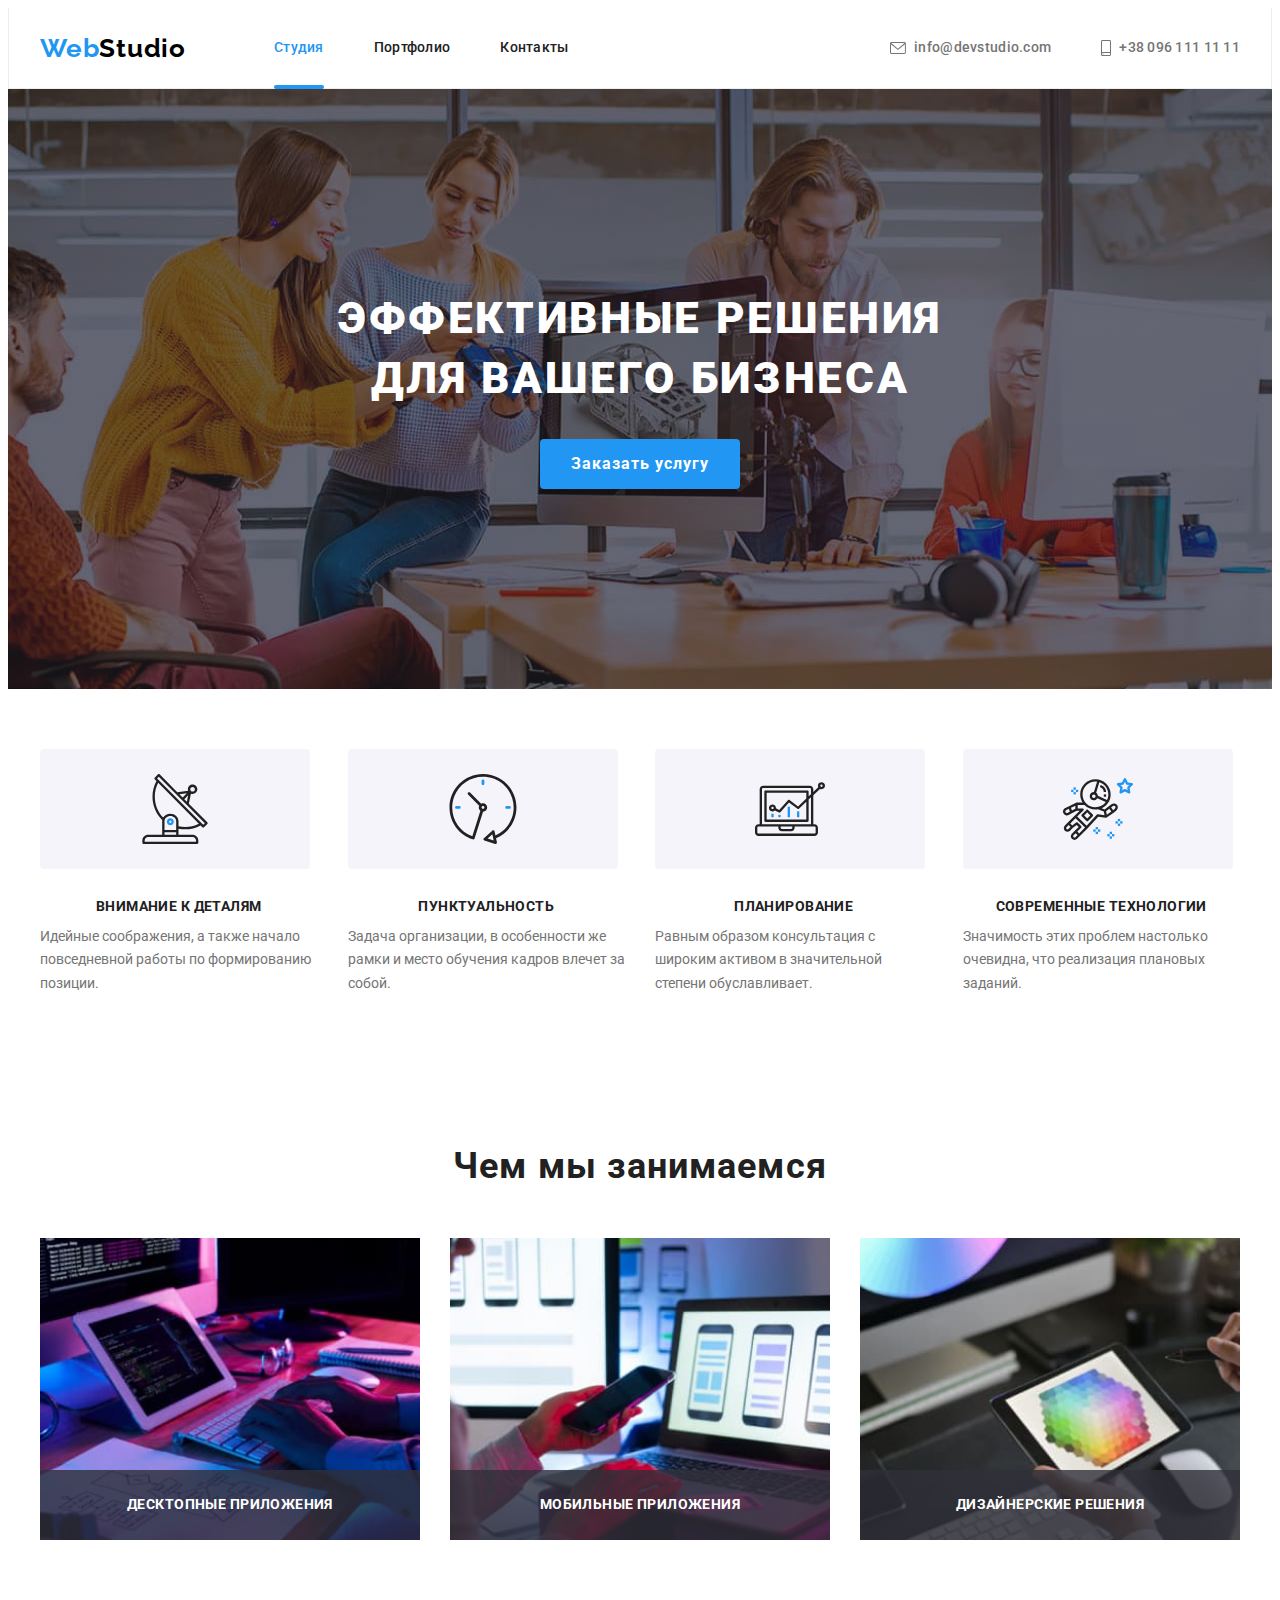
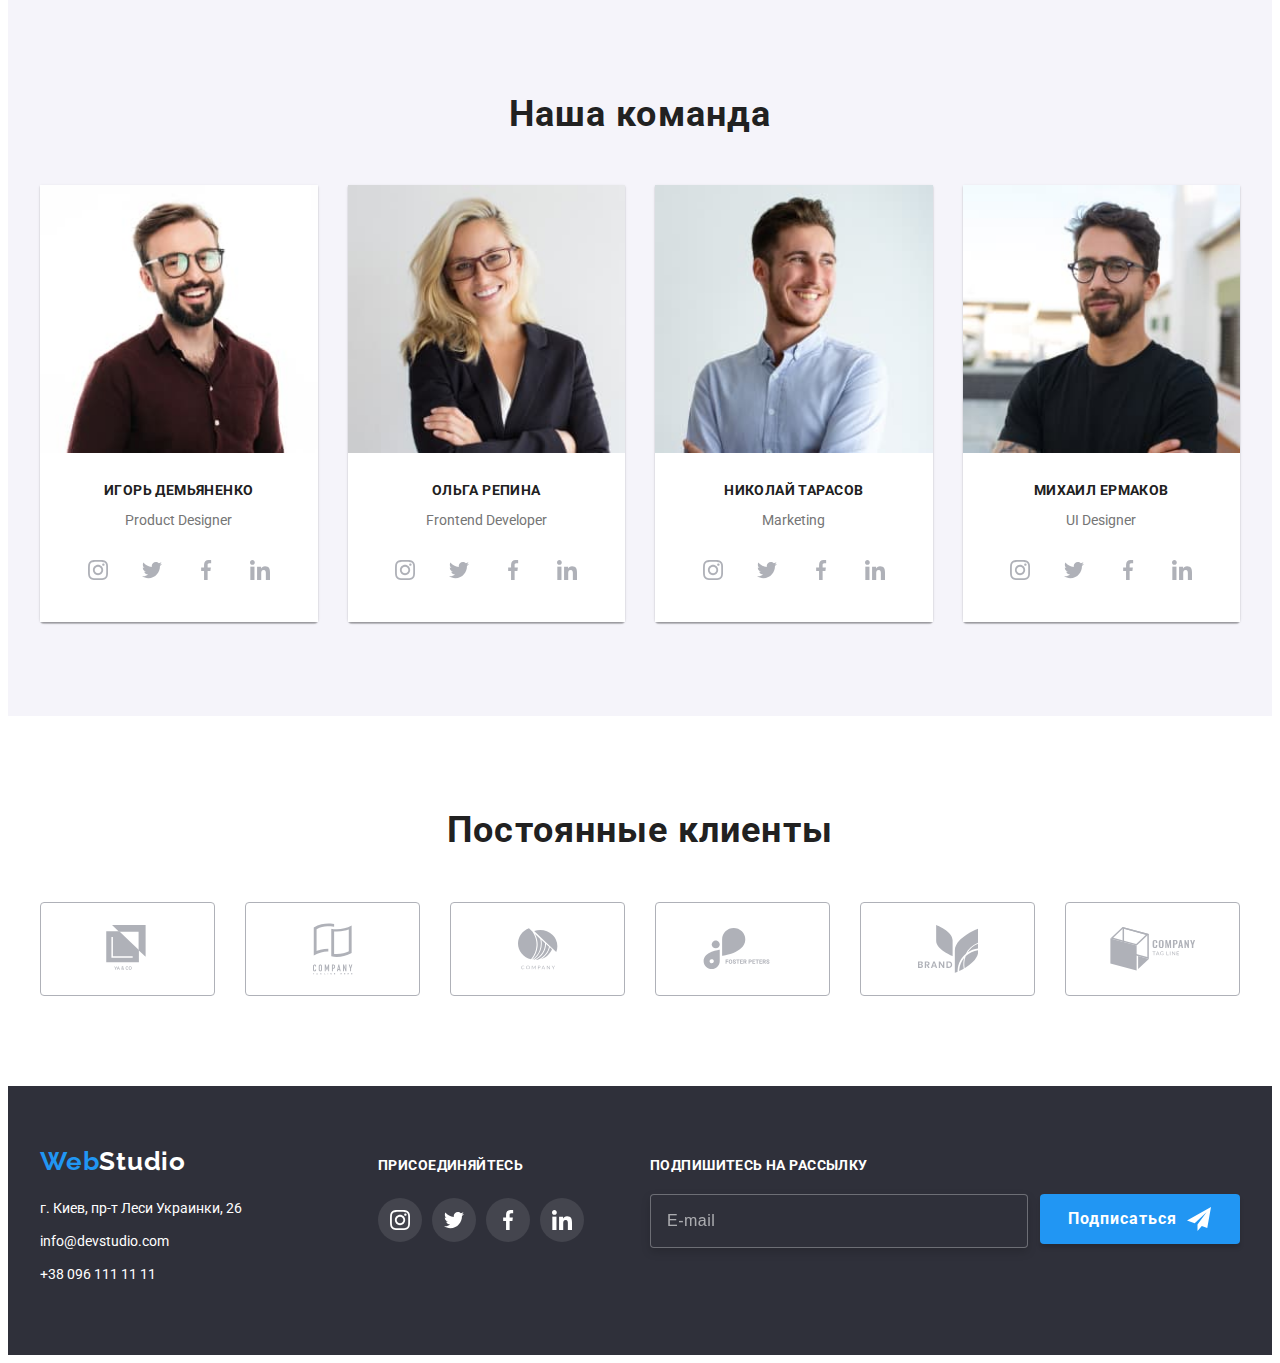
<file: index.html>
<!DOCTYPE html>
<html lang="ru">
  <head>
    <!-- Google Tag Manager -->
    <script>
      (function (w, d, s, l, i) {
        w[l] = w[l] || [];
        w[l].push({ 'gtm.start': new Date().getTime(), event: 'gtm.js' });
        var f = d.getElementsByTagName(s)[0],
          j = d.createElement(s),
          dl = l != 'dataLayer' ? '&l=' + l : '';
        j.async = true;
        j.src = 'https://www.googletagmanager.com/gtm.js?id=' + i + dl;
        f.parentNode.insertBefore(j, f);
      })(window, document, 'script', 'dataLayer', 'GTM-WS4K5PV5');
    </script>
    <!-- End Google Tag Manager -->
    <meta charset="UTF-8" />
    <meta http-equiv="X-UA-Compatible" content="IE=edge" />
    <meta name="viewport" content="width=device-width, initial-scale=1.0" />
    <title>ВебСтудио</title>
    <link rel="preconnect" href="https://fonts.gstatic.com" />
    <link
      href="https://fonts.googleapis.com/css2?family=Raleway:wght@700&family=Roboto:wght@400;500;700;900&display=swap"
      rel="stylesheet"
    />
    <link
      rel="stylesheet"
      href="https://cdnjs.cloudflare.com/ajax/libs/modern-normalize/1.0.0/modern-normalize.min.css"
      integrity="sha512-ISS7cAi1PEhQ8jnbJpJZMd29NlhNj4AWYyLOSp2CE/CsHxTCu+r+t0D2yoJudVrd0/8fTVPUVDzY5Tvli75u/g=="
      crossorigin="anonymous"
    />
    <link
      rel="stylesheet"
      href="https://cdnjs.cloudflare.com/ajax/libs/animate.css/4.1.1/animate.min.css"
    />
    <link rel="stylesheet" href="./css/main.min.css" />
  </head>
  <body>
    <!-- Google Tag Manager (noscript) -->
    <noscript
      ><iframe
        src="https://www.googletagmanager.com/ns.html?id=GTM-WS4K5PV5"
        height="0"
        width="0"
        style="display: none; visibility: hidden"
      ></iframe
    ></noscript>
    <!-- End Google Tag Manager (noscript) -->
    <header class="header">
      <div class="container header__container">
        <a class="logo link" href=""
          >Web<span class="logo_theme_dark logo">Studio</span></a
        >
        <nav class="nav">
          <ul class="menu list">
            <li class="menu__item">
              <a class="menu__link link menu__link_current" href="">Студия</a>
            </li>
            <li class="menu__item">
              <a class="menu__link link" href="./portfolio.html">Портфолио</a>
            </li>
            <li class="menu__item">
              <a class="menu__link link" href="">Контакты</a>
            </li>
          </ul>
        </nav>

        <button type="button" class="burger-btn" data-menu-button>
          <svg class="burger-icon" width="40" height="40">
            <use href="./images/sprite.svg#icon-burger"></use>
          </svg>
        </button>

        <ul class="contact-list list">
          <li class="contact-list__item">
            <a class="contact-list__link link" href="mailto:info@devstudio.com">
              <svg class="contact-list__icon-envelop" width="16" height="12">
                <use href="./images/sprite.svg#icon-envelope"></use>
              </svg>
              info@devstudio.com
            </a>
          </li>

          <li class="contact-list__item">
            <a class="contact-list__link link" href="tel:+380961111111">
              <svg class="contact-list__icon-smartphone" width="10" height="16">
                <use href="./images/sprite.svg#icon-smartphone"></use>
              </svg>
              +38 096 111 11 11
            </a>
          </li>
        </ul>
      </div>

      <!-- ===========MOBILE MENU=============== -->

      <div class="mobile-menu" data-menu>
        <button type="button" class="mobile-menu__close-btn" data-menu-close>
          <svg class="modal-menu__close-icon" width="40" height="40">
            <use href="./images/sprite.svg#icon-close-black"></use>
          </svg>
        </button>
        <nav class="mobile-menu__nav">
          <ul class="mobile-menu__list list">
            <li class="mobile-menu__item">
              <a
                class="mobile-menu__link link mobile-menu__link_current"
                href=""
                >Студия</a
              >
            </li>
            <li class="mobile-menu__item">
              <a class="mobile-menu__link link" href="./portfolio.html"
                >Портфолио</a
              >
            </li>
            <li class="mobile-menu__item">
              <a class="mobile-menu__link link" href="">Контакты</a>
            </li>
          </ul>
        </nav>

        <div class="mobile-menu__wrapper">
          <ul class="mobile-menu__contact-list list">
            <li class="mobile-menu__contact-item">
              <a class="mobile-menu__link-tel link" href="tel:+380961111111">
                +38 096 111 11 11</a
              >
            </li>
            <li class="mobile-menu__contact-item">
              <a
                class="mobile-menu__link-email link"
                href="mailto:info@devstudio.com"
              >
                info@devstudio.com</a
              >
            </li>
          </ul>

          <ul class="mobile-menu__social-list list">
            <li class="mobile-menu__social-item">
              <a href="" class="mobile-menu__social-link link">Instagram</a>
            </li>
            <li class="mobile-menu__social-item">
              <a href="" class="mobile-menu__social-link link">Twitter</a>
            </li>
            <li class="mobile-menu__social-item">
              <a href="" class="mobile-menu__social-link link">Facebook</a>
            </li>
            <li class="mobile-menu__social-item">
              <a href="" class="mobile-menu__social-link link">LinkedIn</a>
            </li>
          </ul>
        </div>
      </div>
    </header>
    <main>
      <!-- section hero -->

      <section class="hero">
        <!-- <div class="container"> -->

        <h1 class="hero__title">Эффективные решения для вашего бизнеса</h1>
        <button class="modal-btn" type="button" data-modal-open>
          Заказать услугу
        </button>

        <!-- </div> -->
      </section>

      <!-- Advanteges list -->

      <section class="section advantages">
        <div class="container">
          <h2 class="title visually-hidden">Advantages</h2>

          <ul class="advantages-list list">
            <li class="advantages-list__item">
              <div class="icon-wrapper">
                <svg class="icon-wrapper__item" width="70" height="70">
                  <use href="./images/sprite.svg#icon-antenna"></use>
                </svg>
              </div>
              <h3 class="title-item">Внимание к деталям</h3>
              <p class="description">
                Идейные соображения, а также начало повседневной работы по
                формированию позиции.
              </p>
            </li>
            <li class="advantages-list__item">
              <div class="icon-wrapper">
                <svg class="icon-wrapper__item" width="70" height="70">
                  <use href="./images/sprite.svg#icon-clock"></use>
                </svg>
              </div>
              <h3 class="title-item">Пунктуальность</h3>
              <p class="description">
                Задача организации, в особенности же рамки и место обучения
                кадров влечет за собой.
              </p>
            </li>
            <li class="advantages-list__item">
              <div class="icon-wrapper">
                <svg class="icon-wrapper__item" width="70" height="70">
                  <use href="./images/sprite.svg#icon-diagram"></use>
                </svg>
              </div>
              <h3 class="title-item">Планирование</h3>
              <p class="description">
                Равным образом консультация с широким активом в значительной
                степени обуславливает.
              </p>
            </li>
            <li class="advantages-list__item">
              <div class="icon-wrapper">
                <svg class="icon-wrapper__item" width="70" height="70">
                  <use href="./images/sprite.svg#icon-astronaut"></use>
                </svg>
              </div>
              <h3 class="title-item">Современные технологии</h3>
              <p class="description">
                Значимость этих проблем настолько очевидна, что реализация
                плановых заданий.
              </p>
            </li>
          </ul>
        </div>
      </section>

      <!-- about us -->

      <section class="section product">
        <div class="container">
          <h2 class="title">Чем мы занимаемся</h2>
          <ul class="product-list list">
            <li class="product-list__item">
              <picture>
                <source
                  srcset="
                    ./images/desktop/our-job/our-job-1.jpg    1x,
                    ./images/desktop/our-job/our-job-1@2x.jpg 2x
                  "
                  media="(min-width: 1200px)"
                />

                <img
                  class="product-list__img"
                  src="./images/working-on-laptops/laptop-transformer.jpg"
                  alt="Ноутбук-трансформер"
                />
              </picture>
              <div class="overlay-wrapper">
                <p class="overlay-desc">Десктопные приложения</p>
              </div>
            </li>
            <li class="product-list__item">
              <picture>
                <source
                  srcset="
                    ./images/desktop/our-job/our-job-2.jpg    1x,
                    ./images/desktop/our-job/our-job-2@2x.jpg 2x
                  "
                  media="(min-width: 1200px)"
                />

                <img
                  class="product-list__img"
                  src="./images/working-on-laptops/laptop-and-cell.jpg"
                  alt="Ноутбук и мобильный телефон"
                />
              </picture>

              <div class="overlay-wrapper">
                <p class="overlay-desc">Мобильные приложения</p>
              </div>
            </li>
            <li class="product-list__item">
              <picture>
                <source
                  srcset="
                    ./images/desktop/our-job/our-job-3.jpg    1x,
                    ./images/desktop/our-job/our-job-3@2x.jpg 2x
                  "
                  media="(min-width: 1200px)"
                />

                <img
                  class="product-list__img"
                  src="./images/working-on-laptops/tablet.jpg"
                  alt="Планшет"
                />
              </picture>

              <div class="overlay-wrapper">
                <p class="overlay-desc">Дизайнерские решения</p>
              </div>
            </li>
          </ul>
        </div>
      </section>

      <!-- Team members -->

      <section class="team-members section">
        <div class="container">
          <h2 class="title">Наша команда</h2>
          <ul class="member-list list">
            <li class="member-list__item">
              <picture class="picture">
                <source
                  srcset="
                    ./images/desktop/studio/team-member-1.jpg    1x,
                    ./images/desktop/studio/team-member-1@2x.jpg 2x
                  "
                  media="(min-width: 1200px)"
                />

                <source
                  srcset="
                    ./images/tablet/studio/team-member1.jpg    1x,
                    ./images/tablet/studio/team-member1@2x.jpg 2x
                  "
                  media="(min-width: 768px)"
                />

                <source
                  srcset="
                    ./images/mobile/studio/team-member1.jpg    1x,
                    ./images/mobile/studio/team-member1@2x.jpg 2x
                  "
                  media="(min-width: 320px)"
                />

                <img
                  class="member-list__img"
                  src="./images/mobile/studio/team-member1.jpg"
                  alt="Продакт дизайнер"
                />
              </picture>

              <div class="member-wrapper">
                <h3 class="title-item">Игорь Демьяненко</h3>
                <p class="description" lang="en">Product Designer</p>
                <ul class="social-list list">
                  <li class="social-list__item">
                    <a class="social-list__link link" href="">
                      <svg class="social-list__icon" width="20" height="20">
                        <use href="./images/sprite.svg#icon-instagram"></use>
                      </svg>
                    </a>
                  </li>
                  <li class="social-list__item">
                    <a href="" class="social-list__link link">
                      <svg class="social-list__icon" width="20" height="20">
                        <use href="./images/sprite.svg#icon-twitter"></use>
                      </svg>
                    </a>
                  </li>
                  <li class="social-list__item">
                    <a href="" class="social-list__link link">
                      <svg class="social-list__icon" width="20" height="20">
                        <use href="./images/sprite.svg#icon-facebook"></use>
                      </svg>
                    </a>
                  </li>
                  <li class="social-list__item">
                    <a href="" class="social-list__link link">
                      <svg class="social-list__icon" width="20" height="20">
                        <use href="./images/sprite.svg#icon-linkedin"></use>
                      </svg>
                    </a>
                  </li>
                </ul>
              </div>
            </li>
            <li class="member-list__item">
              <picture class="member-list__picture">
                <source
                  srcset="
                    ./images/desktop/studio/team-member-2.jpg    1x,
                    ./images/desktop/studio/team-member-2@2x.jpg 2x
                  "
                  media="(min-width: 1200px)"
                />

                <source
                  srcset="
                    ./images/tablet/studio/team-member2.jpg    1x,
                    ./images/tablet/studio/team-member2@2x.jpg 2x
                  "
                  media="(min-width: 768px)"
                />

                <source
                  srcset="
                    ./images/mobile/studio/team-member2.jpg    1x,
                    ./images/mobile/studio/team-member2@2x.jpg 2x
                  "
                  media="(min-width: 320px)"
                />

                <img
                  class="member-list__img"
                  src="./images/mobile/studio/team-member2.jpg"
                  alt="Фронтенд разработчик"
                />
              </picture>

              <div class="member-wrapper">
                <h3 class="title-item">Ольга Репина</h3>
                <p class="description" lang="en">Frontend Developer</p>
                <ul class="social-list list">
                  <li class="social-list__item">
                    <a href="" class="social-list__link link">
                      <svg class="social-list__icon" width="20" height="20">
                        <use href="./images/sprite.svg#icon-instagram"></use>
                      </svg>
                    </a>
                  </li>
                  <li class="social-list__item">
                    <a href="" class="social-list__link link">
                      <svg class="social-list__icon" width="20" height="20">
                        <use href="./images/sprite.svg#icon-twitter"></use>
                      </svg>
                    </a>
                  </li>
                  <li class="social-list__item">
                    <a href="" class="social-list__link link">
                      <svg class="social-list__icon" width="20" height="20">
                        <use href="./images/sprite.svg#icon-facebook"></use>
                      </svg>
                    </a>
                  </li>
                  <li class="social-list__item">
                    <a href="" class="social-list__link link">
                      <svg class="social-list__icon" width="20" height="20">
                        <use href="./images/sprite.svg#icon-linkedin"></use>
                      </svg>
                    </a>
                  </li>
                </ul>
              </div>
            </li>
            <li class="member-list__item">
              <picture class="member-list__picture">
                <source
                  srcset="
                    ./images/desktop/studio/team-member-3.jpg    1x,
                    ./images/desktop/studio/team-member-3@2x.jpg 2x
                  "
                  media="(min-width: 1200px)"
                />

                <source
                  srcset="
                    ./images/tablet/studio/team-member3.jpg    1x,
                    ./images/tablet/studio/team-member3@2x.jpg 2x
                  "
                  media="(min-width: 768px)"
                />

                <source
                  srcset="
                    ./images/mobile/studio/team-member3.jpg    1x,
                    ./images/mobile/studio/team-member3@2x.jpg 2x
                  "
                  media="(min-width: 320px)"
                />

                <img
                  class="member-list__img"
                  src="./images/mobile/studio/team-member3.jpg"
                  alt="Маркетинг"
                />
              </picture>

              <div class="member-wrapper">
                <h3 class="title-item">Николай Тарасов</h3>
                <p class="description">Marketing</p>
                <ul class="social-list list">
                  <li class="social-list__item">
                    <a href="" class="social-list__link link">
                      <svg class="social-list__icon" width="20" height="20">
                        <use href="./images/sprite.svg#icon-instagram"></use>
                      </svg>
                    </a>
                  </li>
                  <li class="social-list__item">
                    <a href="" class="social-list__link link">
                      <svg class="social-list__icon" width="20" height="20">
                        <use href="./images/sprite.svg#icon-twitter"></use>
                      </svg>
                    </a>
                  </li>
                  <li class="social-list__item">
                    <a href="" class="social-list__link link">
                      <svg class="social-list__icon" width="20" height="20">
                        <use href="./images/sprite.svg#icon-facebook"></use>
                      </svg>
                    </a>
                  </li>
                  <li class="social-list__item">
                    <a href="" class="social-list__link link">
                      <svg class="social-list__icon" width="20" height="20">
                        <use href="./images/sprite.svg#icon-linkedin"></use>
                      </svg>
                    </a>
                  </li>
                </ul>
              </div>
            </li>
            <li class="member-list__item">
              <picture class="member-list__picture">
                <source
                  srcset="
                    ./images/desktop/studio/team-member-4.jpg    1x,
                    ./images/desktop/studio/team-member-4@2x.jpg 2x
                  "
                  media="(min-width: 1200px)"
                />

                <source
                  srcset="
                    ./images/tablet/studio/team-member4.jpg    1x,
                    ./images/tablet/studio/team-member4@2x.jpg 2x
                  "
                  media="(min-width: 768px)"
                />

                <source
                  srcset="
                    ./images/mobile/studio/team-member4.jpg    1x,
                    ./images/mobile/studio/team-member4@2x.jpg 2x
                  "
                  media="(min-width: 320px)"
                />

                <img
                  class="member-list__img"
                  src="./images/mobile/studio/team-member4.jpg"
                  alt="Дизайнер интерфейса"
                />
              </picture>

              <div class="member-wrapper">
                <h3 class="title-item">Михаил Ермаков</h3>
                <p class="description" lang="en">UI Designer</p>
                <ul class="social-list list">
                  <li class="social-list__item">
                    <a href="" class="social-list__link link">
                      <svg class="social-list__icon" width="20" height="20">
                        <use href="./images/sprite.svg#icon-instagram"></use>
                      </svg>
                    </a>
                  </li>
                  <li class="social-list__item">
                    <a href="" class="social-list__link link">
                      <svg class="social-list__icon" width="20" height="20">
                        <use href="./images/sprite.svg#icon-twitter"></use>
                      </svg>
                    </a>
                  </li>
                  <li class="social-list__item">
                    <a href="" class="social-list__link link">
                      <svg class="social-list__icon" width="20" height="20">
                        <use href="./images/sprite.svg#icon-facebook"></use>
                      </svg>
                    </a>
                  </li>
                  <li class="social-list__item">
                    <a href="" class="social-list__link link">
                      <svg class="social-list__icon" width="20" height="20">
                        <use href="./images/sprite.svg#icon-linkedin"></use>
                      </svg>
                    </a>
                  </li>
                </ul>
              </div>
            </li>
          </ul>
        </div>
      </section>

      <!-- Clients -->

      <section class="clients section">
        <div class="container">
          <h2 class="title">Постоянные клиенты</h2>
          <ul class="client-list list">
            <li class="client-list__item">
              <a href="" class="client-list__link link">
                <svg class="client-list__icon" width="44" height="48">
                  <use href="./images/sprite.svg#icon-logo1"></use>
                </svg>
              </a>
            </li>
            <li class="client-list__item">
              <a href="" class="client-list__link link">
                <svg class="client-list__icon" width="40" height="52">
                  <use href="./images/sprite.svg#icon-logo2"></use>
                </svg>
              </a>
            </li>
            <li class="client-list__item">
              <a href="" class="client-list__link link">
                <svg class="client-list__icon" width="40" height="42">
                  <use href="./images/sprite.svg#icon-logo3"></use>
                </svg>
              </a>
            </li>
            <li class="client-list__item">
              <a href="" class="client-list__link link">
                <svg class="client-list__icon" width="80" height="42">
                  <use href="./images/sprite.svg#icon-logo4"></use>
                </svg>
              </a>
            </li>
            <li class="client-list__item">
              <a href="" class="client-list__link link">
                <svg class="client-list__icon" width="60" height="48">
                  <use href="./images/sprite.svg#icon-logo5"></use>
                </svg>
              </a>
            </li>
            <li class="client-list__item">
              <a href="" class="client-list__link link">
                <svg class="client-list__icon" width="88" height="44">
                  <use href="./images/sprite.svg#icon-logo6"></use>
                </svg>
              </a>
            </li>
          </ul>
        </div>
      </section>
    </main>

    <!-- FOOTER   контактная инфо -->

    <footer class="footer">
      <div class="container footer__container">
        <div class="address-wrapper">
          <a class="logo link" href=""
            >Web<span class="logo_theme_light logo">Studio</span></a
          >

          <address class="footer-contacts">
            <a class="footer-contacts__address link" href="">
              г. Киев, пр-т Леси Украинки, 26
            </a>

            <a
              class="footer-contacts__mail link"
              href="mailto:info@devstudio.com"
              >info@devstudio.com</a
            >

            <a class="footer-contacts__tel link" href="tel:+380961111111"
              >+38 096 111 11 11</a
            >
          </address>
        </div>
        <div class="join-wrapper">
          <b class="join"> Присоединяйтесь </b>
          <ul class="social-dark-list list">
            <li class="social-dark-list__item">
              <a href="" class="social-dark-list__link">
                <svg class="social-dark-list__icon" width="20" height="20">
                  <use href="./images/sprite.svg#icon-instagram"></use>
                </svg>
              </a>
            </li>
            <li class="social-dark-list__item">
              <a href="" class="social-dark-list__link">
                <svg class="social-dark-list__icon" width="20" height="20">
                  <use href="./images/sprite.svg#icon-twitter"></use>
                </svg>
              </a>
            </li>
            <li class="social-dark-list__item">
              <a href="" class="social-dark-list__link">
                <svg class="social-dark-list__icon" width="20" height="20">
                  <use href="./images/sprite.svg#icon-facebook"></use>
                </svg>
              </a>
            </li>
            <li class="social-dark-list__item">
              <a href="" class="social-dark-list__link">
                <svg class="social-dark-list__icon" width="20" height="20">
                  <use href="./images/sprite.svg#icon-linkedin"></use>
                </svg>
              </a>
            </li>
          </ul>
        </div>
        <form class="sign-form" autocomplete="off">
          <b class="sign-form__title">Подпишитесь на рассылку</b>
          <div class="sign-form__wrapper">
            <label class="sign-form__field">
              <input
                type="email"
                name="user-email"
                placeholder="E-mail"
                class="sign-form__input"
              />
            </label>
            <label class="sign-form__field">
              <button type="submit" class="sign-form__btn">
                Подписаться
                <svg class="sign-form__icon" width="24px" height="24px">
                  <use href="./images/sprite.svg#icon-send"></use>
                </svg>
              </button>
            </label>
          </div>
        </form>
      </div>
    </footer>

    <div class="backdrop is-hidden" data-modal>
      <div class="modal">
        <button type="button" class="modal__close-btn" data-modal-close>
          <svg class="modal__icon-close-black" width="18" height="18">
            <use href="./images/sprite.svg#icon-close-black"></use>
          </svg>
        </button>
        <form action="#" class="modal-form">
          <b class="modal-form__title"
            >Оставьте свои данные, мы вам перезвоним</b
          >
          <label class="modal-form__field">
            Имя
            <span class="modal-form__input-wrapper">
              <input
                type="text"
                name="user-name"
                class="modal-form__input"
                required
                minlength="2"
              />

              <svg class="modal-form__icon" width="18" height="18">
                <use href="./images/sprite.svg#icon-person-black"></use>
              </svg>
            </span>
          </label>

          <label class="modal-form__field">
            Телефон
            <span class="modal-form__input-wrapper">
              <input
                type="tel"
                name="user-phone"
                class="modal-form__input"
                required
                pattern="[0-9]{3}-[0-9]{3}-[0-9]{2}-[0-9]{2}"
                title="096-111-11-11"
              />

              <svg class="modal-form__icon" width="18" height="18">
                <use href="./images/sprite.svg#icon-phone-black"></use>
              </svg>
            </span>
          </label>

          <label class="modal-form__field">
            Почта
            <span class="modal-form__input-wrapper">
              <input
                type="email"
                name="user-email"
                class="modal-form__input"
                required
              />

              <svg class="modal-form__icon" width="18" height="18">
                <use href="./images/sprite.svg#icon-email-black"></use>
              </svg>
            </span>
          </label>
          <label class="modal-form__field">
            Комментарий
            <textarea
              class="modal-form__comment"
              name="user-comment"
              placeholder="Введите текст"
            ></textarea>
          </label>

          <input
            type="checkbox"
            id="user-term"
            name="user-term"
            class="modal-form__term visually-hidden"
          />

          <label for="user-term" class="modal-form__check-desc">
            <span class="checkbox-text-and-link">
              Соглашаюсь с рассылкой и принимаю&nbsp;
              <a href="" class="modal-form__link">Условия договора </a>
            </span>
          </label>

          <button type="submit" class="modal-form__btn">Отправить</button>
        </form>
      </div>
    </div>
    <script src="./js/modal.js"></script>
    <script src="./js/mobile-menu.js"></script>
  </body>
</html>
</file>
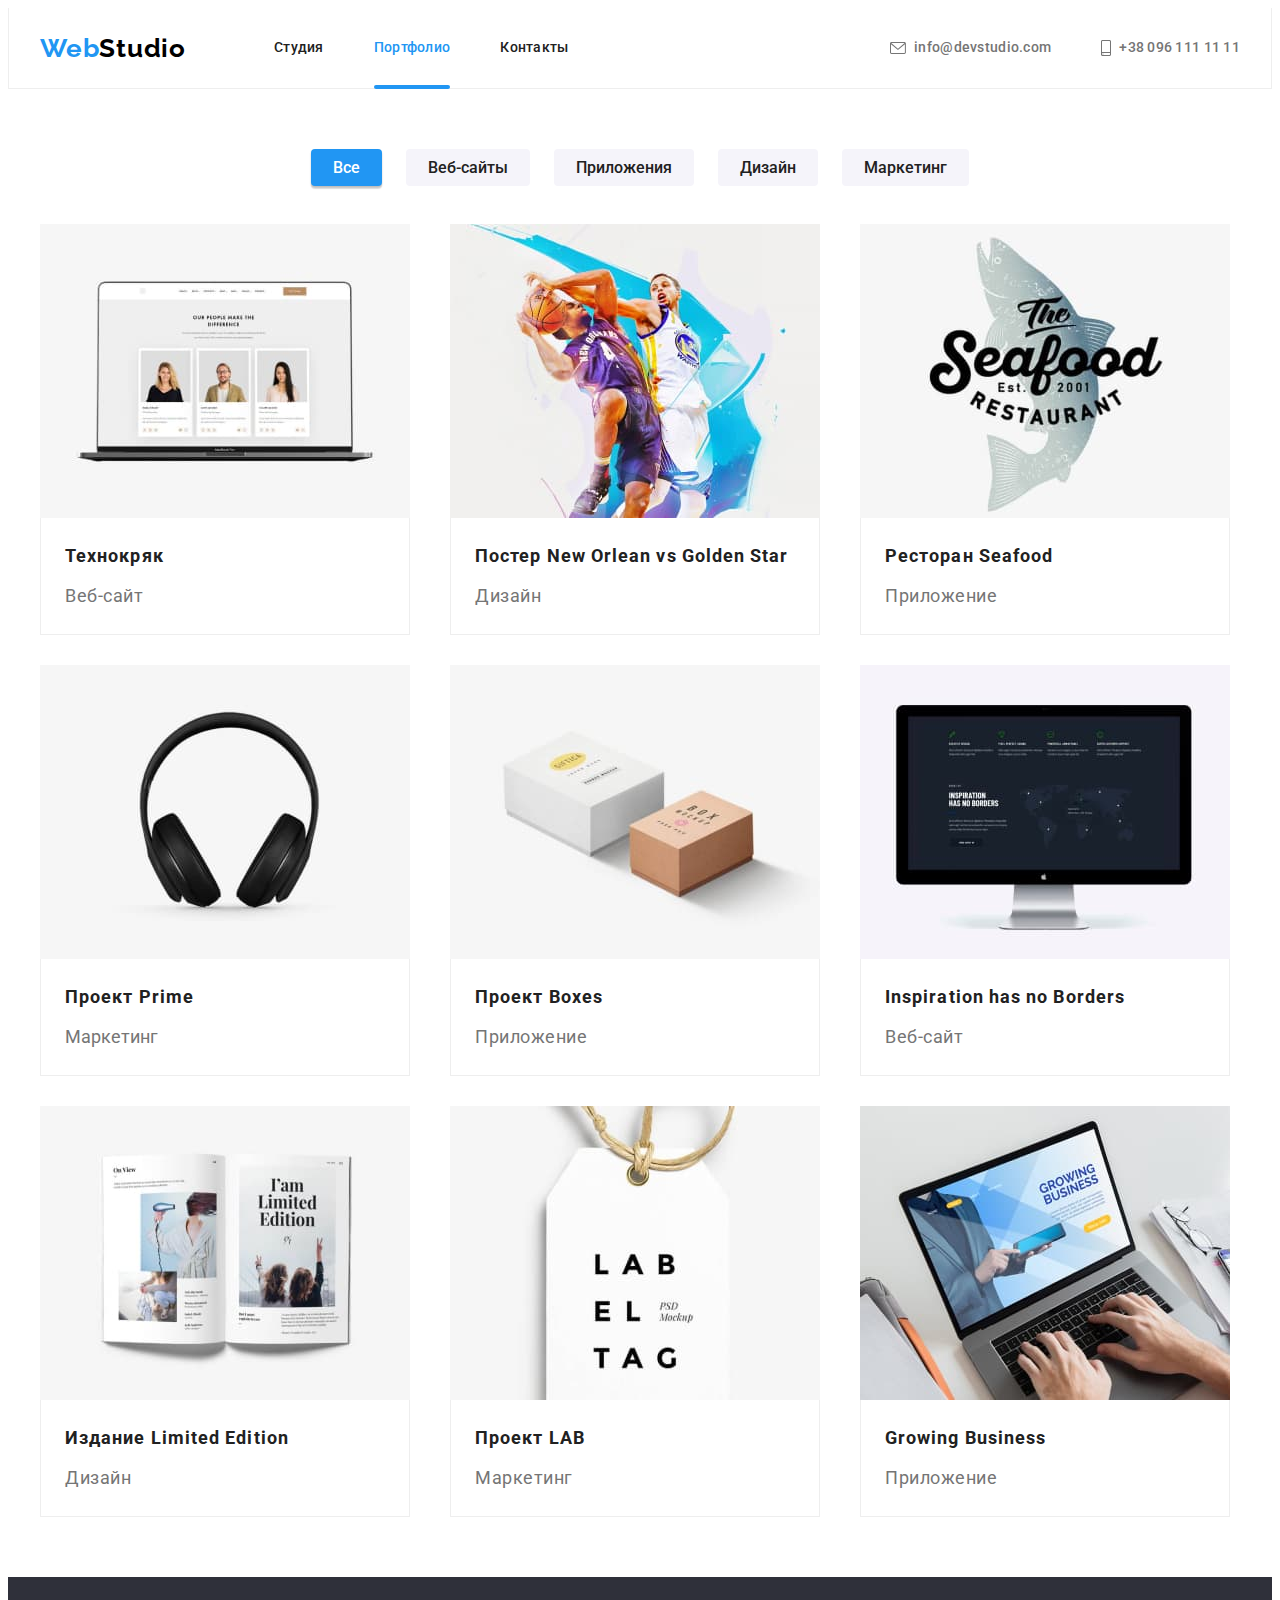
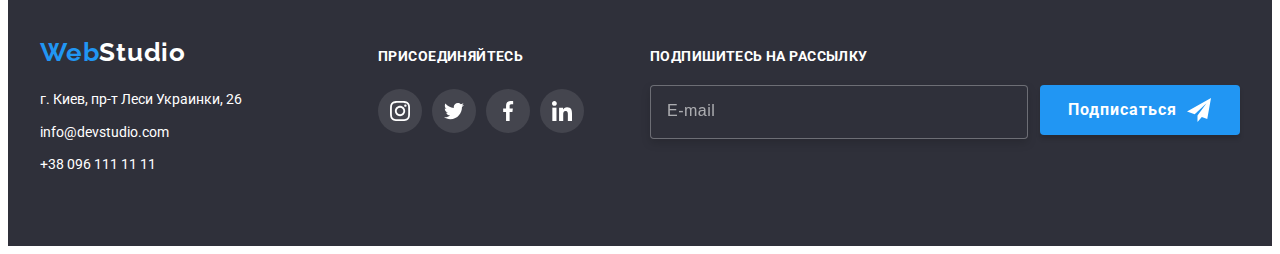
<file: portfolio.html>
<!DOCTYPE html>
<html lang="ru">

<head>
    <meta charset="UTF-8">
    <meta http-equiv="X-UA-Compatible" content="IE=edge">
    <meta name="viewport" content="width=device-width, initial-scale=1.0">
    <title>ВебСтудио</title>
    <link rel="preconnect" href="https://fonts.gstatic.com">
    <link
        href="https://fonts.googleapis.com/css2?family=Raleway:wght@700&family=Roboto:wght@400;500;700;900&display=swap"
        rel="stylesheet">
    <link rel="stylesheet" href="https://cdnjs.cloudflare.com/ajax/libs/modern-normalize/1.0.0/modern-normalize.min.css"
        integrity="sha512-ISS7cAi1PEhQ8jnbJpJZMd29NlhNj4AWYyLOSp2CE/CsHxTCu+r+t0D2yoJudVrd0/8fTVPUVDzY5Tvli75u/g=="
        crossorigin="anonymous" />
        <link rel="stylesheet" href="https://cdnjs.cloudflare.com/ajax/libs/animate.css/4.1.1/animate.min.css" />
    <link rel="stylesheet" href="./css/portfolio.min.css">
</head>

<body>

    <!-- Основные навигационные ссылки -->

    <header class="header">
        <div class="container header__container">

            <a class="logo link" href="">Web<span class="logo_theme_dark logo">Studio</span></a>
           
            <nav class="nav">
    
               
                <ul class="menu list">
                    <li class="menu__item">
                        <a class="menu__link link" href="./index.html">Студия</a>
                    </li>
                    <li class="menu__item">
                        <a class="menu__link link menu__link_current" href="./portfolio.html">Портфолио</a>
                    </li>
                    <li class="menu__item">
                        <a class="menu__link link" href="">Контакты</a>
                    </li>
                </ul>
            </nav>

                <button type="button" class="burger-btn" data-menu-button>
                    <svg class="burger-icon" width="40" height="40">
                        <use href="./images/sprite.svg#icon-burger"></use>
                    </svg>
                </button>
    
            <ul class="contact-list list">
                <li class="contact-list__item">
    
                    <a class="contact-list__link link" href="mailto:info@devstudio.com">
                        <svg class="contact-list__icon-envelop" width="16" height="12">
                            <use href="./images/sprite.svg#icon-envelope"></use>
                        </svg>
                        info@devstudio.com</a>
                    </li>
                    <li class="contact-list__item">
                    
                        <a class="contact-list__link link" href="tel:+380961111111">
                            <svg class="contact-list__icon-smartphone" width="10" height="16">
                                <use href="./images/sprite.svg#icon-smartphone"></use>
                            </svg>
                            +38 096 111 11 11</a>
                </li>
            </ul>
        </div>

            <!-- ===========MOBILE MENU=============== -->
            
            
            
            <div class="mobile-menu" data-menu>
                <button type="button" class="mobile-menu__close-btn" data-menu-close>
                    <svg class="modal-menu__close-icon" width="40" height="40">
                        <use href="./images/sprite.svg#icon-close-black"></use>
                    </svg>
                </button>
                <nav class="mobile-menu__nav">
                    <ul class="mobile-menu__list list">
                        <li class="mobile-menu__item">
                            <a class="mobile-menu__link link" href="./index.html">Студия</a>
                        </li>
                        <li class="mobile-menu__item">
                            <a class="mobile-menu__link link mobile-menu__link_current" href="./portfolio.html">Портфолио</a>
                        </li>
                        <li class="mobile-menu__item">
                            <a class="mobile-menu__link link" href="">Контакты</a>
                        </li>
                    </ul>
                </nav>
            
                <div class="mobile-menu__wrapper">
                    <ul class="mobile-menu__contact-list list">
                        <li class="mobile-menu__contact-item">
            
                            <a class="mobile-menu__link-tel link" href="tel:+380961111111">
            
                                +38 096 111 11 11</a>
                        </li>
                        <li class="mobile-menu__contact-item">
            
                            <a class="mobile-menu__link-email link" href="mailto:info@devstudio.com">
            
                                info@devstudio.com</a>
                        </li>
            
                    </ul>
            
                    <ul class="mobile-menu__social-list list">
                        <li class="mobile-menu__social-item">
                            <a href="" class="mobile-menu__social-link link">Instagram</a>
                        </li>
                        <li class="mobile-menu__social-item">
                            <a href="" class="mobile-menu__social-link link">Twitter</a>
                        </li>
                        <li class="mobile-menu__social-item">
                            <a href="" class="mobile-menu__social-link link">Facebook</a>
                        </li>
                        <li class="mobile-menu__social-item">
                            <a href="" class="mobile-menu__social-link link">LinkedIn</a>
                        </li>
                    </ul>
                </div>
        </div>
    </header>
    <main>

        
        <!-- section Portfolio -->

        <h1 class="visually-hidden"> Portfolio </h1>

        <section class="portfolio section">
             <div class="container">
            
            <h2 class="visually-hidden">    Portfolio elements </h2>
            <ul class= "portfolio-btn-list list">
                <li class="portfolio-btn-list__item"> <button class="portfolio-btn-list__btn-item portfolio-btn-list_btn-current " type="button"> Все </button> </li>
                <li class="portfolio-btn-list__item"> <button class="portfolio-btn-list__btn-item" type="button"> Веб-сайты </button> </li>
                <li class="portfolio-btn-list__item"> <button class="portfolio-btn-list__btn-item" type="button"> Приложения </button></li>
                <li class="portfolio-btn-list__item"> <button class="portfolio-btn-list__btn-item" type="button"> Дизайн </button></li>
                <li class="portfolio-btn-list__item"> <button class="portfolio-btn-list__btn-item" type="button"> Маркетинг </button></li>
            </ul>

            <ul class="examples-list list">
                <li class="examples-list__item"> 
                    <a class= "examples-list__link link" href="">
                    <div class="examples-list__wrapper">   
  <picture>

                            <source srcset="./images/desktop/portfolio/portfolio-1.jpg 1x,
                                            ./images/desktop/portfolio/portfolio-1@2x.jpg 2x"
                                            media="(min-width: 1200px)">
                            
                            <source srcset="./images/tablet/portfolio/portfolio-1.jpg 1x,
                                             ./images/tablet/portfolio/portfolio-1@2x.jpg 2x" 
                                             media="(min-width: 768px)">
                            
                            <source srcset="./images/mobile/portfolio/portfolio-1.jpg 1x, 
                                             ./images/mobile/portfolio/portfolio-1@2x.jpg 2x" 
                                             media="(min-width: 320px)">
 <img class="examples-list__img" src="./images/desktop/portfolio/portfolio-1.jpg" alt="Экран ноутбука с тремя карточками людей">

  </picture>                         
                    <p class="examples-list__overlay">Технокряк это современная площадка распространения коронавируса. Компании используют эту платформу для цифрового
                    шпионажа и атак на защищённые сервера конкурентов.</p>
                    </div>
                    <div class="examples-list__desc-box">
                        <h3 class="examples-list__title">Технокряк</h3>
                        <p class="examples-list__desc">Веб-сайт</p>
                        </div>
                    </a>
                </li>
                <li class="examples-list__item">
                    <a class="examples-list__link link" href=""> 
                    <div class="examples-list__wrapper">

  <picture>
                                <source srcset="./images/desktop/portfolio/portfolio-2.jpg 1x,
                                                ./images/desktop/portfolio/portfolio-2@2x.jpg 2x"
                                                media="(min-width: 1200px)">
                                
                                <source srcset="./images/tablet/portfolio/portfolio-2.jpg 1x,
                                 ./images/tablet/portfolio/portfolio-2@2x.jpg 2x"
                                media="(min-width: 768px)">
                                
                                <source srcset="./images/mobile/portfolio/portfolio-2.jpg 1x, 
                                 ./images/mobile/portfolio/portfolio-2@2x.jpg 2x"
                                   media="(min-width: 320px)">

  <img class="examples-list__img" src="./images/desktop/portfolio/portfolio-2.jpg" alt="Два баскетболиста в прыжке за мяч">
                                  
  </picture>                      
                    <p class="examples-list__overlay">Технокряк это современная площадка распространения коронавируса. Компании используют эту платформу
                        для цифрового
                        шпионажа и атак на защищённые сервера конкурентов.</p>
                        </div>
                    <div class="examples-list__desc-box">
                    <h3 class="examples-list__title">Постер <span lang="en">New Orlean vs Golden Star</span></h3>
                        <p class="examples-list__desc">Дизайн</p>
                        </div>
                        
                        </a>
                        
                    </li>
                
                <li class="examples-list__item">
                    <a class="examples-list__link link" href="">
                    <div class="examples-list__wrapper">

<picture>
  <source srcset="./images/desktop/portfolio/portfolio-3.jpg 1x,
                  ./images/desktop/portfolio/portfolio-3@2x.jpg 2x"
                  media="(min-width: 1200px)">
                                    
    <source srcset="./images/tablet/portfolio/portfolio-3.jpg 1x,
                     ./images/tablet/portfolio/portfolio-3@2x.jpg 2x" 
                     media="(min-width: 768px)">
                                    
     <source srcset="./images/mobile/portfolio/portfolio-3.jpg 1x, 
                      ./images/mobile/portfolio/portfolio-3@2x.jpg 2x" 
                      media="(min-width: 320px)">
 <img class="examples-list__img" src="./images/desktop/portfolio/portfolio-3.jpg" alt="Эмблема ресторана Сифуд">

</picture>                        
                    <p class="examples-list__overlay">Технокряк это современная площадка распространения коронавируса. Компании используют эту платформу
                        для цифрового
                        шпионажа и атак на защищённые сервера конкурентов.</p>

                    </div>
                    <div class="examples-list__desc-box">
                    <h3 class="examples-list__title">Ресторан <span lang="en">Seafood</span></h3>
                        <p class="examples-list__desc">Приложение</p>
                        </div>
                        </a>
                    
                </li>

             
                <li class="examples-list__item">
                    <a class="examples-list__link link" href="">
                    <div class="examples-list__wrapper">
<picture>

    <source srcset="./images/desktop/portfolio/portfolio-4.jpg 1x,
                  ./images/desktop/portfolio/portfolio-4@2x.jpg 2x" 
                  media="(min-width: 1200px)">

    <source srcset="./images/tablet/portfolio/portfolio-4.jpg 1x,
                     ./images/tablet/portfolio/portfolio-4@2x.jpg 2x" 
                     media="(min-width: 768px)">

    <source srcset="./images/mobile/portfolio/portfolio-4.jpg 1x, 
                      ./images/mobile/portfolio/portfolio-4@2x.jpg 2x" 
                      media="(min-width: 320px)">

   <img class="examples-list__img" src="./images/desktop/portfolio/portfolio-4.jpg" alt="Наушники">

</picture>


                        <p class="examples-list__overlay">Технокряк это современная площадка распространения коронавируса. Компании используют эту
                            платформу для цифрового
                            шпионажа и атак на защищённые сервера конкурентов.</p>
                    </div>
                   
                    <div class="examples-list__desc-box">
                    <h3 class="examples-list__title">Проект <span lang="en">Prime</span></h3>
                        <p class="examples-desc">Маркетинг</p>
                        </div>
                        </a>
                    
                </li>
                <li class="examples-list__item">
                    <a class="examples-list__link link" href="">
                        <div class="examples-list__wrapper">

<picture>
        <source srcset="./images/desktop/portfolio/portfolio-5.jpg 1x,
                          ./images/desktop/portfolio/portfolio-5@2x.jpg 2x" 
                          media="(min-width: 1200px)">
        
        <source srcset="./images/tablet/portfolio/portfolio-5.jpg 1x,
                             ./images/tablet/portfolio/portfolio-5@2x.jpg 2x" 
                             media="(min-width: 768px)">
        
        <source srcset="./images/mobile/portfolio/portfolio-5.jpg 1x, 
                              ./images/mobile/portfolio/portfolio-5@2x.jpg 2x" 
                              media="(min-width: 320px)">

 <img class="examples-list__img" src="./images/desktop/portfolio/portfolio-5.jpg" alt="Две коробки">

</picture>

                            <p class="examples-list__overlay">Технокряк это современная площадка распространения коронавируса. Компании используют эту
                                платформу для цифрового
                                шпионажа и атак на защищённые сервера конкурентов.</p>
                        </div>
                   
                    <div class="examples-list__desc-box">
                    <h3 class="examples-list__title">Проект <span lang="en">Boxes</span></h3>
                        <p class="examples-list__desc">Приложение</p>
                        </div>
                        </a>
                    
                </li>
                <li class="examples-list__item">
                    <a class="examples-list__link link" href="">
                        <div class="examples-list__wrapper">

<picture>

            <source srcset="./images/desktop/portfolio/portfolio-6.jpg 1x,
                            ./images/desktop/portfolio/portfolio-6@2x.jpg 2x" 
                            media="(min-width: 1200px)">
            
            <source srcset="./images/tablet/portfolio/portfolio-6.jpg 1x,
                            ./images/tablet/portfolio/portfolio-6@2x.jpg 2x" 
                            media="(min-width: 768px)">
            
            <source srcset="./images/mobile/portfolio/portfolio-6.jpg 1x, 
                            ./images/mobile/portfolio/portfolio-6@2x.jpg 2x" 
                              media="(min-width: 320px)">

  <img class="examples-list__img" src="./images/desktop/portfolio/portfolio-6.jpg" alt="Экран компьютора">

</picture>

                            <p class="examples-list__overlay">Технокряк это современная площадка распространения коронавируса. Компании используют эту
                                платформу для цифрового
                                шпионажа и атак на защищённые сервера конкурентов.</p>
                        </div>
                   
                   <div class="examples-list__desc-box">
                    <h3 class="examples-list__title" lang="en">Inspiration has no Borders</h3>
                        <p class="examples-list__desc">Веб-сайт</p>
                        </div>
                        </a>
                
                </li>
                <li class="examples-list__item">
                    <a class="examples-list__link link" href="">

                        <div class="examples-list__wrapper">

<picture>

            <source srcset="./images/desktop/portfolio/portfolio-7.jpg 1x,
                            ./images/desktop/portfolio/portfolio-7@2x.jpg 2x" 
                            media="(min-width: 1200px)">
            
            <source srcset="./images/tablet/portfolio/portfolio-7.jpg 1x,
                             ./images/tablet/portfolio/portfolio-7@2x.jpg 2x" 
                             media="(min-width: 768px)">
            
            <source srcset="./images/mobile/portfolio/portfolio-7.jpg 1x, 
                             ./images/mobile/portfolio/portfolio-7@2x.jpg 2x" 
                             media="(min-width: 320px)">

  <img class="examples-list__img" src="./images/desktop/portfolio/portfolio-7.jpg " alt="Открытая книга">


</picture>

                    <p class="examples-list__overlay">Технокряк это современная площадка распространения коронавируса. Компании используют эту
                                платформу для цифрового
                                шпионажа и атак на защищённые сервера конкурентов.</p>
                        </div>
                    
                    <div class="examples-list__desc-box">
                    <h3 class="examples-list__title">Издание <span lang="en">Limited Edition</span></h3>
                        <p class="examples-list__desc">Дизайн</p>
                        </div>
                        </a>
                    
                </li>
                <li class="examples-list__item">
                    <a class="examples-list__link link" href="">
                        <div class="examples-list__wrapper">

<picture>


<source srcset="./images/desktop/portfolio/portfolio-8.jpg 1x,
                ./images/desktop/portfolio/portfolio-8@2x.jpg 2x" 
                media="(min-width: 1200px)">

<source srcset="./images/tablet/portfolio/portfolio-8.jpg 1x,
                 ./images/tablet/portfolio/portfolio-8@2x.jpg 2x"
                  media="(min-width: 768px)">

<source srcset="./images/mobile/portfolio/portfolio-8.jpg 1x, 
                ./images/mobile/portfolio/portfolio-8@2x.jpg 2x"
                 media="(min-width: 320px)">

   <img class="examples-list__img" src="./images/desktop/portfolio/portfolio-8.jpg " alt="Этикетка">

</picture>

                            <p class="examples-list__overlay">Технокряк это современная площадка распространения коронавируса. Компании используют эту
                                платформу для цифрового
                                шпионажа и атак на защищённые сервера конкурентов.</p>
                        </div>
                    
                    <div class="examples-list__desc-box">
                    <h3 class="examples-list__title">Проект <span lang="en">LAB</span></h3>
                        <p class="examples-list__desc">Маркетинг</p>
                        </div>
                        </a>
                    
                </li>
                <li class="examples-list__item">
                    <a class="examples-list__link link" href="">
                        <div class="examples-list__wrapper">


<picture>


<source srcset="./images/desktop/portfolio/portfolio-9.jpg 1x,
                ./images/desktop/portfolio/portfolio-9@2x.jpg 2x"
                 media="(min-width: 1200px)">

<source srcset="./images/tablet/portfolio/portfolio-9.jpg 1x,
                 ./images/tablet/portfolio/portfolio-9@2x.jpg 2x" 
                 media="(min-width: 768px)">

<source srcset="./images/mobile/portfolio/portfolio-9.jpg 1x, 
                ./images/mobile/portfolio/portfolio-9@2x.jpg 2x" 
                media="(min-width: 320px)">

 <img class="examples-list__img" src="./images/desktop/portfolio/portfolio-9.jpg" alt="Ноутбук">


</picture>

                            <p class="examples-list__overlay">Технокряк это современная площадка распространения коронавируса. Компании используют эту
                                платформу для цифрового
                                шпионажа и атак на защищённые сервера конкурентов.</p>
                        </div>
                   
                     <div class="examples-list__desc-box">
                    <h3 class="examples-list__title" lang="en">Growing Business</h3>
                    <p class="examples-list__desc">Приложение</p>
                    </div>
                    </a>
                </li>
            </ul>
            </div>
        </section>
        
    </main>

    <!-- контакная инфо -->

    <footer class="footer">
        <div class="container footer__container">
            <div class="address-wrapper">
                <a class="logo link" href="">Web<span class="logo_theme_light logo">Studio</span></a>
    
                <address class="footer-contacts">
    
                    <a class="footer-contacts__address link" href=""> г. Киев, пр-т Леси Украинки, 26 </a>
    
                    <a class="footer-contacts__mail link" href="mailto:info@devstudio.com">info@devstudio.com</a>
    
                    <a class="footer-contacts__tel link" href="tel:+380961111111">+38 096 111 11 11</a>
    
                </address>
            </div>
            <div class="join-wrapper">
                <b class="join"> Присоединяйтесь </b>
                <ul class="social-dark-list list">
                    <li class="social-dark-list__item">
                        <a href="" class="social-dark-list__link">
                            <svg class="social-dark-list__icon" width="20" height="20">
                                <use href="./images/sprite.svg#icon-instagram"></use>
                            </svg>
                        </a>
                    </li>
                    <li class="social-dark-list__item">
                        <a href="" class="social-dark-list__link">
                            <svg class="social-dark-list__icon" width="20" height="20">
                                <use href="./images/sprite.svg#icon-twitter"></use>
                            </svg>
                        </a>
                    </li>
                    <li class="social-dark-list__item">
                        <a href="" class="social-dark-list__link">
                            <svg class="social-dark-list__icon" width="20" height="20">
                                <use href="./images/sprite.svg#icon-facebook"></use>
                            </svg>
                        </a>
                    </li>
                    <li class="social-dark-list__item">
                        <a href="" class="social-dark-list__link">
                            <svg class="social-dark-list__icon" width="20" height="20">
                                <use href="./images/sprite.svg#icon-linkedin"></use>
                            </svg>
                        </a>
                    </li>
                </ul>
    
            </div>

                
                <form class="sign-form" autocomplete="off">                    
                    <b class="sign-form__title">Подпишитесь на рассылку</b>
                                                         
    <div class="sign-form__wrapper">
        <label class="sign-form__field">
            <input type="email" name="user-email" placeholder="E-mail" class="sign-form__input">
        </label>
        <label class="sign-form__field">
            <button type="submit" class="sign-form__btn">Подписаться
                <svg class="sign-form__icon" width="24px" height="24px">
                    <use href="./images/sprite.svg#icon-send"></use>
                </svg>
            </button>
        </label>
    
    </div>
                   
                </form>
                
        </div>
    </footer>

    <script src="./js/mobile-menu.js"></script>

</body>

</html>
</file>
<file: css/main.min.css>
:root{--main-font: 'Roboto', sans-serif;--secondary-font: 'Raleway', sans-serif;--main-text-color: #757575;--secondary-text-color: #212121;--white-text-color: #ffffff;--accent-color: #2196f3;--main-bgr-color: #fff;--secondary-bgr-color: #2f303a;--logo-dark-theme: #000;--logo-light-theme: #fff;--btn-background: #f5f4fa;--section-pt: 47px;--section-pb: 47px;--timing-function: cubic-bezier(0.4, 0, 0.2, 1)}body{font-family:var(--main-font);color:var(--main-text-color);background-color:var(--main-bgr-color)}h1,h2,h3,h4,h5,h6,p{margin:0}ul,ol{margin:0;padding:0}img{display:block;width:100%}.link{text-decoration:none;color:inherit;display:block}.list{list-style:none}.visually-hidden{position:absolute !important;clip:rect(1px 1px 1px 1px);clip:rect(1px, 1px, 1px, 1px);padding:0 !important;border:0 !important;height:1px !important;width:1px !important;overflow:hidden}.container{padding-right:15px;padding-left:15px;max-width:480px;margin:0 auto}.header .container{display:flex;align-items:center;justify-content:space-between}@media screen and (min-width: 768px){.container{max-width:768px}.header .container{justify-content:flex-end}.footer .container{display:flex}}@media screen and (min-width: 1200px){.container{display:block;max-width:1200px;margin:0 auto}.header .container{display:flex;align-items:center}.footer .container{display:flex;justify-content:space-between;align-items:baseline}}.logo{font-weight:700;font-size:24px;line-height:1.16;letter-spacing:0.03em;font-family:var(--secondary-font);color:var(--accent-color)}.logo_theme_dark{margin-right:0;color:var(--logo-dark-theme)}.logo_theme_light{color:var(--logo-light-theme)}@media screen and (min-width: 1200px){.logo{font-size:26px;line-height:1.19}}.burger-btn{background-color:transparent;border:none;padding:0;fill:var(--secondary-text-color);cursor:pointer;transition:fill 250ms var(--timing-function)}.burger-btn:hover,.burger-btn:focus{fill:var(--accent-color)}@media screen and (min-width: 768px){.burger-btn{display:none}}.header{padding-top:16px;padding-bottom:16px;border-color:var(--main-bgr-color);border:1px solid #eee;border-top:none}@media screen and (min-width: 768px){.header{padding:0}}.nav{display:none}@media screen and (min-width: 768px){.nav{display:flex;align-items:center}.menu{display:flex;align-items:center;margin-left:88px}.menu__link{padding-top:32px;padding-bottom:32px;font-weight:500;font-size:14px;line-height:1.14;letter-spacing:0.02em;color:var(--secondary-text-color);transition:color 250ms var(--timing-function)}.menu__link:hover,.menu__link:focus{color:var(--accent-color)}.menu__link_current{color:var(--accent-color)}.menu__link_current::after{content:'';display:inline-block;margin:0;position:absolute;bottom:-1px;left:0;width:100%;height:4px;border-radius:2px;background-color:var(--accent-color)}.menu__item{position:relative}.menu__item:not(:last-child){margin-right:50px}.menu__item:last-child{margin-right:84px}}.contact-list{display:none}@media screen and (min-width: 768px){.contact-list{display:flex;flex-direction:column;align-items:flex-start;justify-content:center;font-weight:500;font-size:14px;line-height:1.14;letter-spacing:0.02em}.contact-list__item:first-child{margin-bottom:10px}.contact-list__link{display:flex;transition:color 250ms var(--timing-function)}.contact-list__link:hover,.contact-list__link:focus{color:var(--accent-color)}.contact-list__icon-envelop,.contact-list__icon-smartphone{fill:#757575;margin-right:8px;transition:fill 250ms var(--timing-function)}.contact-list__link:hover .contact-list__icon-envelop,.contact-list__link:focus .contact-list__icon-envelop{fill:var(--accent-color)}.contact-list__link:hover .contact-list__icon-smartphone,.contact-list__link:focus .contact-list__icon-smartphone{fill:var(--accent-color)}}@media screen and (min-width: 1200px){.contact-list{margin-left:auto;display:flex;flex-direction:row;align-items:center;justify-content:center}.contact-list .contact-list__item:not(:last-child){margin-right:50px;margin-bottom:0}.contact-list__link{display:flex;align-items:center;padding-top:32px;padding-bottom:32px}}.mobile-menu{position:fixed;top:50%;left:0;width:100vw;height:100vh;padding:48px 40px;display:flex;flex-direction:column;justify-content:space-between;background:#ffffff;box-shadow:0px 4px 8px rgba(0,0,0,0.04),0px 2px 4px rgba(0,0,0,0.08),0px 1px 3px rgba(0,0,0,0.16);transform:translateX(100%) translateY(50%);transition:transform 250ms var(--timing-function);z-index:100}.mobile-menu__close-btn{position:absolute;top:10px;right:15px;background-color:transparent;border:none;padding:0;fill:var(--secondary-text-color)}.mobile-menu__item{font-size:40px;font-weight:500;line-height:1.18;letter-spacing:.02em;color:var(--secondary-text-color)}.mobile-menu__item:not(:last-child){margin-bottom:32px}.mobile-menu__link{transition:color 250ms var(--timing-function)}.mobile-menu__link:hover,.mobile-menu__link:focus{color:var(--accent-color)}.mobile-menu__link_current{color:var(--accent-color)}.mobile-menu__close-btn{cursor:pointer;transition:fill 250ms var(--timing-function)}.mobile-menu__close-btn:hover,.mobile-menu__close-btn:focus{fill:var(--accent-color)}.mobile-menu__link-tel{font-size:34px;font-weight:500;line-height:1.18;letter-spacing:.02em;color:var(--accent-color);margin-bottom:32px}.mobile-menu__link-email{font-size:24px;font-weight:500;line-height:1.17;letter-spacing:.02em;color:var(--main-text-color)}.mobile-menu__social-list{display:flex;flex-wrap:wrap;margin-top:64px}.mobile-menu__social-item:not(:first-child){border-left:1px solid rgba(33,33,33,0.2);padding-left:10px;margin-left:10px}.mobile-menu__social-link{color:var(--accent-color);transition:transform 250ms var(--timing-function)}@media screen and (max-width: 480px){.mobile-menu__wrapper{max-width:320px}}.is-open{transform:translateX(0) translateY(-50%)}@media screen and (max-width: 380px){.mobile-menu__link-tel{font-size:27px}}@media screen and (min-width: 768px){.mobile-menu{display:none}}.hero{background-image:linear-gradient(to right, rgba(47,48,58,0.4), rgba(47,48,58,0.4)),url(../images/mobile/hero/hero-bg.jpg);background-size:cover;background-repeat:no-repeat;background-position:center;max-width:468px;margin:0 auto;text-align:center;padding-top:118px;padding-bottom:118px}@media screen and (min-device-pixel-ratio: 2), screen and (min-resolution: 192dpi), screen and (min-resolution: 2dppx){.hero{background-image:linear-gradient(to bottom, rgba(47,48,58,0.4), rgba(47,48,58,0.4)),url(../images/mobile/hero/hero-bg@2x.jpg)}}.hero__title{margin:0 auto;margin-bottom:30px;font-size:26px;font-weight:900;line-height:1.62;letter-spacing:.06em;text-transform:uppercase;color:var(--white-text-color)}@media screen and (min-width: 360px){.hero__title{width:360px}}@media screen and (min-width: 768px){.hero{max-width:768px;margin:0 auto;text-align:center;background-image:linear-gradient(to right, rgba(47,48,58,0.4), rgba(47,48,58,0.4)),url(../images/tablet/hero/hero-bg.jpg);background-size:cover;background-repeat:no-repeat;background-position:center}}@media screen and (min-width: 768px) and (min-device-pixel-ratio: 2), screen and (min-width: 768px) and (min-resolution: 192dpi), screen and (min-width: 768px) and (min-resolution: 2dppx){.hero{background-image:linear-gradient(to bottom, rgba(47,48,58,0.4), rgba(47,48,58,0.4)),url(../images/tablet/hero/hero-bg@2x.jpg)}}@media screen and (min-width: 1200px){.hero{max-width:1600px;margin:0 auto;text-align:center;padding-top:200px;padding-bottom:200px;background-image:linear-gradient(to right, rgba(47,48,58,0.4), rgba(47,48,58,0.4)),url(../images/desktop/hero/hero-bg.jpg);background-size:cover;background-repeat:no-repeat;background-position:center}}@media screen and (min-width: 1200px) and (min-device-pixel-ratio: 2), screen and (min-width: 1200px) and (min-resolution: 192dpi), screen and (min-width: 1200px) and (min-resolution: 2dppx){.hero{background-image:linear-gradient(to bottom, rgba(47,48,58,0.4), rgba(47,48,58,0.4)),url(../images/desktop/hero/hero-bg@2x.jpg)}}@media screen and (min-width: 1200px){.hero__title{width:696px;font-size:44px;line-height:1.36}}.modal-btn{min-width:200px;padding-top:10px;padding-bottom:10px;margin:auto;border-radius:4px;border:none;font-family:inherit;font-weight:700;font-size:16px;line-height:1.87;align-items:center;letter-spacing:0.06em;cursor:pointer;color:var(--white-text-color);background-color:var(--accent-color);box-shadow:0px 4px 4px rgba(0,0,0,0.15)}.section{padding-top:60px;padding-bottom:60px;background-color:var(--main-bgr-color)}.title{font-weight:700;font-size:36px;line-height:1.16;text-align:center;letter-spacing:0.03em;color:var(--secondary-text-color)}.product .title,.clients .title,.team-members .title{margin-bottom:50px}.title-item{font-weight:700;font-size:14px;line-height:1.14;letter-spacing:0.03em;text-transform:uppercase;color:var(--secondary-text-color)}.advantages .title-item,.member-list__item .title-item{margin-bottom:10px}.advantages .title-item{text-align:center}@media screen and (min-width: 320px) and (max-width: 1199px){.team-members .title,.clients .title{font-size:28px;line-height:1.17}}.description{font-size:14px;line-height:1.7;color:var(--main-text-color)}.icon-wrapper{display:flex;align-items:center;justify-content:center;width:100%;height:120px;margin-bottom:30px;background:var(--btn-background);border-radius:4px}.advantages-list__item:not(:last-child){margin-bottom:30px}@media screen and (min-width: 768px){.advantages-list{display:flex;flex-wrap:wrap;margin-left:-30px;margin-top:-30px}.advantages-list__item{flex-basis:calc(100% / 2 - 30px);margin-left:30px;margin-top:30px}}@media screen and (min-width: 1200px){.icon-wrapper{width:270px}.advantages-list{display:flex;margin-left:-30px;margin-top:-30px}.advantages-list__item{flex-basis:calc(100% / 4 - 30px);margin-left:30px;margin-top:30px}}@media screen and (max-width: 1199px){.product{display:none}}@media screen and (min-width: 1200px){.product{display:block}.product-list{display:flex;margin-left:-30px}.product-list__item{position:relative;flex-basis:calc(100% / 3 - 30px);margin-left:30px}.overlay-wrapper{display:flex;justify-content:center;align-items:center;position:absolute;bottom:0;left:0;width:100%;height:70px;overflow:hidden;background:rgba(47,48,58,0.8)}.overlay-desc{position:absolute;font-weight:700;font-size:14px;line-height:1.14;letter-spacing:0.03em;text-transform:uppercase;color:var(--white-text-color)}}.team-members{background-color:var(--btn-background)}.member-list__img{width:100%;height:auto}.member-list__item{box-shadow:0px 1px 3px rgba(0,0,0,0.12),0px 1px 1px rgba(0,0,0,0.14),0px 2px 1px rgba(0,0,0,0.2);border-radius:0px 0px 4px 4px}.member-wrapper{text-align:center;padding-top:30px;padding-bottom:30px;background-color:#ffffff}@media screen and (max-width: 767px){.member-list__item:not(:last-child){margin-bottom:30px}}@media screen and (min-width: 320px){.team-list__item{max-width:450px;margin-left:auto;margin-right:auto}}@media screen and (min-width: 768px){.member-list{display:flex;justify-content:center;flex-wrap:wrap;margin-top:-30px;margin-left:-30px}.member-list__item{flex-basis:calc(100% / 2 - 30px);margin-left:30px;margin-top:30px}}@media screen and (min-width: 1200px){.team-members{padding-top:94px;padding-bottom:94px}.member-list{flex-wrap:nowrap}}.social-list{display:flex;justify-content:center;align-items:center;margin-left:auto;margin-right:auto;margin-top:16px}.social-list__item:not(:first-child){margin-left:10px}.social-list__link{display:flex;align-items:center;justify-content:center;width:44px;height:44px;border-radius:50%;background-color:#ffffff;transition:color 250ms var(--timing-function),background-color 250ms var(--timing-function)}.social-list__link:hover,.social-list__link:focus{color:var(--secondary-font);background-color:var(--accent-color)}.social-list__icon{fill:#afb1b8;transition:fill 250ms var(--timing-function)}.social-list__link:hover .social-list__icon,.social-list__link:focus .social-list__icon{fill:#fff}.client-list{display:flex;flex-wrap:wrap;justify-content:center;align-items:center;margin-left:-30px;margin-top:-30px}.client-list__item{height:90px;flex-basis:calc(100% / 2 - 30px);margin-left:30px;margin-top:30px}.client-list__link{display:flex;align-items:center;justify-content:center;height:92px;border:1px solid #afb1b8;border-radius:4px;transition:border 250ms var(--timing-function)}.client-list__link:hover,.client-list__link:focus{border:1px solid var(--accent-color)}.client-list__icon{fill:#afb1b8;transition:fill 250ms var(--timing-function)}.client-list__link:hover .client-list__icon,.client-list__link:focus .client-list__icon{fill:var(--accent-color)}@media screen and (min-width: 768px){.client-list{display:flex;flex-wrap:wrap;margin-left:-30px;margin-top:-30px}.client-list__item{flex-basis:calc(100% / 3 - 30px);margin-left:30px;margin-top:30px}}@media screen and (min-width: 1200px){.clients{padding-top:94px;padding-bottom:94px}.client-list{flex-wrap:nowrap}}.footer{padding-top:60px;padding-bottom:60px;background-color:var(--secondary-bgr-color);color:var(--white-text-color);font-size:14px;line-height:1.7}@media screen and (min-width: 320px){.address-wrapper{text-align:center;margin-bottom:60px}.join-wrapper{display:block;text-align:center;margin-left:auto;margin-right:auto;margin-bottom:60px}.sign-form__input{width:100%}}@media screen and (min-width: 320px) and (max-width: 767px){.footer .sign-form{display:block;text-align:center;margin:0 auto}}@media screen and (min-width: 768px) and (max-width: 1199px){.footer .container{max-width:768px;display:flex;flex-wrap:wrap;justify-content:center;align-items:baseline}.footer .logo{text-align:center}.sign-form__input{width:450px}.address-wrapper{margin-right:165px;margin-bottom:60px}.footer-contacts{text-align:center}.join-wrapper{margin:0;text-align:center;width:206px}.sign-form{text-align:center}.sign-form__wrapper{flex-direction:column;align-items:center}.sign-form__field:not(:last-child){margin-bottom:20px}.sign-form__input{width:450px}}@media screen and (min-width: 1200px){.address-wrapper{margin-right:70px;margin-bottom:0;text-align:left}.join-wrapper{margin:0;text-align:left}.sign-form{margin-left:93px}}.footer-contacts{font-style:normal;margin-top:20px;margin-bottom:9px}.footer-contacts>.link:nth-child(-n+2){margin-bottom:9px}.footer-contacts__mail{transition:color 250ms var(--timing-function)}.footer-contacts__mail:hover,.footer-contacts__mail:focus{color:var(--accent-color)}.footer-contacts__tel{transition:color 250ms var(--timing-function)}.footer-contacts__tel:hover,.footer-contacts__tel:focus{color:var(--accent-color)}.join-wrapper{width:206px}.join{line-height:1.14;letter-spacing:0.03em;text-transform:uppercase}.social-dark-list{display:flex;justify-content:space-between;align-items:center;margin-top:20px}.social-dark-list__icon{fill:#ffffff}.social-dark-list__link{display:flex;align-items:center;justify-content:center;width:44px;height:44px;border-radius:50%;background-color:rgba(255,255,255,0.1);transition:background-color 250ms var(--timing-function)}.social-dark-list__link:hover,.social-dark-list__link:focus{background-color:var(--accent-color)}.sign-form{flex-direction:column;display:flex;justify-content:space-between;margin-left:93px}.sign-form__title{font-size:14px;line-height:1.14;letter-spacing:0.03em;text-transform:uppercase}.sign-form__btn{display:flex;margin:0 auto;align-items:center;min-width:200px;max-height:50px;padding-top:10px;padding-bottom:10px;padding-left:28px;padding-right:28px;border-radius:4px;border:none;font-family:inherit;font-weight:700;font-size:16px;line-height:1.87;letter-spacing:0.06em;cursor:pointer;color:var(--white-text-color);background-color:var(--accent-color);box-shadow:0px 4px 4px rgba(0,0,0,0.15)}.sign-form__icon{margin-left:10px}.sign-form__wrapper{display:flex;margin-top:20px}.sign-form__input{width:100%;margin-right:12px;height:50px;padding-left:16px;border:1px solid rgba(255,255,255,0.3);border-radius:4px;filter:drop-shadow(0px 4px 4px rgba(0,0,0,0.15));background-color:var(--secondary-bgr-color);color:var(--white-text-color);transition:border-color 250ms var(--timing-function)}.sign-form__input:focus{border-color:var(--accent-color)}.sign-form__input::placeholder{font-size:16px;line-height:1.25;letter-spacing:0.03em;color:rgba(255,255,255,0.6)}@media screen and (min-width: 768px){.sign-form{margin-left:0}.sign-form__input{width:358px}}.backdrop{position:fixed;top:0;left:0;width:100vw;height:100vh;background-color:rgba(0,0,0,0.2);transition:opacity 250ms var(--timing-function),visibility 250ms var(--timing-function),pointer-events 250ms var(--timing-function);opacity:1}.is-hidden{opacity:0;visibility:hidden;pointer-events:none}.modal{position:absolute;padding:40px;top:50%;left:50%;transform:translate(-50%, -50%) scale(1);width:95%;background-color:#ffffff;box-shadow:0px 1px 3px rgba(0,0,0,0.12),0px 1px 1px rgba(0,0,0,0.14),0px 2px 1px rgba(0,0,0,0.2);border-radius:4px}.modal__close-btn{position:absolute;padding:0;top:8px;right:8px;display:flex;align-items:center;justify-content:center;width:30px;height:30px;background-color:#ffffff;border:1px solid rgba(0,0,0,0.1);border-radius:50%;cursor:pointer}.is-hidden .modal{transform:translate(-50%, -50%) scale(0.9)}@media screen and (min-width: 320px){.modal{height:auto;max-width:450px}}@media screen and (min-width: 1200px){.modal{max-width:568px}.modal__title{font-size:20px;font-weight:700;line-height:1.15;letter-spacing:.03em}}.modal-form{display:flex;flex-direction:column}.modal-form__title{margin-bottom:12px;font-size:20px;font-weight:700;line-height:1.5;letter-spacing:.03em;text-align:center;color:var(--secondary-text-color)}.modal-form__field{position:relative;margin-bottom:10px;letter-spacing:0.01em;color:#757575}.modal-form__field,.modal-form__check-desc,.modal-form__link{font-size:12px;line-height:1.16}.modal-form__input-wrapper{display:block;margin-top:4px;position:relative}.modal-form__link{color:var(--accent-color)}.modal-form__btn{align-self:center;padding-top:10px;padding-bottom:10px;padding-left:56px;padding-right:56px;border-radius:4px;border:none;font-family:inherit;font-weight:700;font-size:16px;line-height:1.87;align-items:center;letter-spacing:0.06em;cursor:pointer;color:var(--white-text-color);background-color:#188ce8;box-shadow:0px 4px 4px rgba(0,0,0,0.15)}.modal-form__input{width:100%;height:40px;padding-left:42px;border:1px solid rgba(33,33,33,0.2);border-radius:4px;transition:border-color 250ms var(--timing-function)}.modal-form__input:focus{outline:none;border-color:var(--accent-color)}.modal-form__icon{position:absolute;top:50%;left:12px;transform:translateY(-50%);transition:fill 250ms var(--timing-function)}.modal-form__input:focus+.modal-form__icon{fill:var(--accent-color)}.modal-form__comment{width:100%;height:120px;margin-top:4px;margin-bottom:20px;padding:12px 16px;border:1px solid rgba(33,33,33,0.2);border-radius:4px;resize:none;transition:border-color 250ms var(--timing-function)}.modal-form__comment::placeholder{font-size:12px;line-height:1.16;letter-spacing:0.01em;color:rgba(117,117,117,0.5)}.modal-form__comment:focus{outline:none;border-color:var(--accent-color)}.modal-form__check-desc{display:flex;justify-content:center;align-items:center;margin-bottom:30px;letter-spacing:0.02em;color:#757575}.modal-form__check-desc::before{content:'';margin-right:8px;display:block;width:16px;height:16px;border:2px solid #212121;background:#ffffff;border-radius:4px;cursor:pointer}.modal-form__term:checked+.modal-form__check-desc::before::before{background-image:url("../images/Vector.svg");background-position:center;background-color:var(--accent-color);background-repeat:no-repeat}.modal-form__term:focus+.modal-form__check-desc::before::before{border-color:var(--accent-color)}@media screen and (max-width: 767px){.sign-form__wrapper{display:flex;align-content:center;flex-direction:column}.sign-form__title{margin-bottom:20px}.sign-form__input{margin:0 auto}.sign-form__btn{margin-top:20px}.checkbox-text-and-link{text-align:left}}@media screen and (min-width: 1200px){.modal-form__check-desc,.modal-form__link{font-size:14px;line-height:1.7;letter-spacing:0.03em}}
/*# sourceMappingURL=main.min.css.map */
</file>
<file: css/portfolio.min.css>
:root{--main-font: 'Roboto', sans-serif;--secondary-font: 'Raleway', sans-serif;--main-text-color: #757575;--secondary-text-color: #212121;--white-text-color: #ffffff;--accent-color: #2196f3;--main-bgr-color: #fff;--secondary-bgr-color: #2f303a;--logo-dark-theme: #000;--logo-light-theme: #fff;--btn-background: #f5f4fa;--section-pt: 47px;--section-pb: 47px;--timing-function: cubic-bezier(0.4, 0, 0.2, 1)}.visually-hidden{position:absolute !important;clip:rect(1px 1px 1px 1px);clip:rect(1px, 1px, 1px, 1px);padding:0 !important;border:0 !important;height:1px !important;width:1px !important;overflow:hidden}body{font-family:var(--main-font);color:var(--main-text-color);background-color:var(--main-bgr-color)}h1,h2,h3,h4,h5,h6,p{margin:0}ul,ol{margin:0;padding:0}img{display:block;width:100%}.link{text-decoration:none;color:inherit;display:block}.list{list-style:none}.container{padding-right:15px;padding-left:15px;max-width:480px;margin:0 auto}.header .container{display:flex;align-items:center;justify-content:space-between}@media screen and (min-width: 768px){.container{max-width:768px}.header .container{justify-content:flex-end}.footer .container{display:flex}}@media screen and (min-width: 1200px){.container{display:block;max-width:1200px;margin:0 auto}.header .container{display:flex;align-items:center}.footer .container{display:flex;justify-content:space-between;align-items:baseline}}.logo{font-weight:700;font-size:24px;line-height:1.16;letter-spacing:0.03em;font-family:var(--secondary-font);color:var(--accent-color)}.logo_theme_dark{margin-right:0;color:var(--logo-dark-theme)}.logo_theme_light{color:var(--logo-light-theme)}@media screen and (min-width: 1200px){.logo{font-size:26px;line-height:1.19}}.burger-btn{background-color:transparent;border:none;padding:0;fill:var(--secondary-text-color);cursor:pointer;transition:fill 250ms var(--timing-function)}.burger-btn:hover,.burger-btn:focus{fill:var(--accent-color)}@media screen and (min-width: 768px){.burger-btn{display:none}}.header{padding-top:16px;padding-bottom:16px;border-color:var(--main-bgr-color);border:1px solid #eee;border-top:none}@media screen and (min-width: 768px){.header{padding:0}}.nav{display:none}@media screen and (min-width: 768px){.nav{display:flex;align-items:center}.menu{display:flex;align-items:center;margin-left:88px}.menu__link{padding-top:32px;padding-bottom:32px;font-weight:500;font-size:14px;line-height:1.14;letter-spacing:0.02em;color:var(--secondary-text-color);transition:color 250ms var(--timing-function)}.menu__link:hover,.menu__link:focus{color:var(--accent-color)}.menu__link_current{color:var(--accent-color)}.menu__link_current::after{content:'';display:inline-block;margin:0;position:absolute;bottom:-1px;left:0;width:100%;height:4px;border-radius:2px;background-color:var(--accent-color)}.menu__item{position:relative}.menu__item:not(:last-child){margin-right:50px}.menu__item:last-child{margin-right:84px}}.contact-list{display:none}@media screen and (min-width: 768px){.contact-list{display:flex;flex-direction:column;align-items:flex-start;justify-content:center;font-weight:500;font-size:14px;line-height:1.14;letter-spacing:0.02em}.contact-list__item:first-child{margin-bottom:10px}.contact-list__link{display:flex;transition:color 250ms var(--timing-function)}.contact-list__link:hover,.contact-list__link:focus{color:var(--accent-color)}.contact-list__icon-envelop,.contact-list__icon-smartphone{fill:#757575;margin-right:8px;transition:fill 250ms var(--timing-function)}.contact-list__link:hover .contact-list__icon-envelop,.contact-list__link:focus .contact-list__icon-envelop{fill:var(--accent-color)}.contact-list__link:hover .contact-list__icon-smartphone,.contact-list__link:focus .contact-list__icon-smartphone{fill:var(--accent-color)}}@media screen and (min-width: 1200px){.contact-list{margin-left:auto;display:flex;flex-direction:row;align-items:center;justify-content:center}.contact-list .contact-list__item:not(:last-child){margin-right:50px;margin-bottom:0}.contact-list__link{display:flex;align-items:center;padding-top:32px;padding-bottom:32px}}.mobile-menu{position:fixed;top:50%;left:0;width:100vw;height:100vh;padding:48px 40px;display:flex;flex-direction:column;justify-content:space-between;background:#ffffff;box-shadow:0px 4px 8px rgba(0,0,0,0.04),0px 2px 4px rgba(0,0,0,0.08),0px 1px 3px rgba(0,0,0,0.16);transform:translateX(100%) translateY(50%);transition:transform 250ms var(--timing-function);z-index:100}.mobile-menu__close-btn{position:absolute;top:10px;right:15px;background-color:transparent;border:none;padding:0;fill:var(--secondary-text-color)}.mobile-menu__item{font-size:40px;font-weight:500;line-height:1.18;letter-spacing:.02em;color:var(--secondary-text-color)}.mobile-menu__item:not(:last-child){margin-bottom:32px}.mobile-menu__link{transition:color 250ms var(--timing-function)}.mobile-menu__link:hover,.mobile-menu__link:focus{color:var(--accent-color)}.mobile-menu__link_current{color:var(--accent-color)}.mobile-menu__close-btn{cursor:pointer;transition:fill 250ms var(--timing-function)}.mobile-menu__close-btn:hover,.mobile-menu__close-btn:focus{fill:var(--accent-color)}.mobile-menu__link-tel{font-size:34px;font-weight:500;line-height:1.18;letter-spacing:.02em;color:var(--accent-color);margin-bottom:32px}.mobile-menu__link-email{font-size:24px;font-weight:500;line-height:1.17;letter-spacing:.02em;color:var(--main-text-color)}.mobile-menu__social-list{display:flex;flex-wrap:wrap;margin-top:64px}.mobile-menu__social-item:not(:first-child){border-left:1px solid rgba(33,33,33,0.2);padding-left:10px;margin-left:10px}.mobile-menu__social-link{color:var(--accent-color);transition:transform 250ms var(--timing-function)}@media screen and (max-width: 480px){.mobile-menu__wrapper{max-width:320px}}.is-open{transform:translateX(0) translateY(-50%)}@media screen and (max-width: 380px){.mobile-menu__link-tel{font-size:27px}}@media screen and (min-width: 768px){.mobile-menu{display:none}}.section{padding-top:60px;padding-bottom:60px;background-color:var(--main-bgr-color)}.title{font-weight:700;font-size:36px;line-height:1.16;text-align:center;letter-spacing:0.03em;color:var(--secondary-text-color)}.product .title,.clients .title,.team-members .title{margin-bottom:50px}.title-item{font-weight:700;font-size:14px;line-height:1.14;letter-spacing:0.03em;text-transform:uppercase;color:var(--secondary-text-color)}.advantages .title-item,.member-list__item .title-item{margin-bottom:10px}.advantages .title-item{text-align:center}@media screen and (min-width: 320px) and (max-width: 1199px){.team-members .title,.clients .title{font-size:28px;line-height:1.17}}.description{font-size:14px;line-height:1.7;color:var(--main-text-color)}@media screen and (min-width: 1200px){.team-members{padding-top:94px;padding-bottom:94px}}.portfolio-btn-list{display:flex;margin-right:auto;margin-left:auto;flex-wrap:wrap;justify-content:flex-start;align-items:center;margin:-8px;margin-bottom:40px}.portfolio-btn-list__btn-item{margin:8px;padding-left:22px;padding-right:22px;padding-top:5.5px;padding-bottom:5.5px;border-radius:4px;border:none;font-family:inherit;font-weight:500;font-size:16px;line-height:1.62;text-align:center;cursor:pointer;color:var(--secondary-text-color);background-color:var(--btn-background);transition:color 250ms var(--timing-function),background-color 250ms var(--timing-function),box-shadow 250ms var(--timing-function)}.portfolio-btn-list__btn-item:hover,.portfolio-btn-list__btn-item:focus{color:var(--white-text-color);background-color:var(--accent-color);box-shadow:0px 3px 1px rgba(0,0,0,0.1),0px 1px 2px rgba(0,0,0,0.08),0px 2px 2px rgba(0,0,0,0.12)}.portfolio-btn-list_btn-current{color:var(--white-text-color);background-color:var(--accent-color);box-shadow:0px 3px 1px rgba(0,0,0,0.1),0px 1px 2px rgba(0,0,0,0.08),0px 2px 2px rgba(0,0,0,0.12)}@media screen and (min-width: 768px){.portfolio-btn-list{display:flex;justify-content:center;margin-bottom:30px}.portfolio-btn-list__item:not(:last-child){margin-right:8px}}@media screen and (min-width: 1200){.portfolio-btn-list{margin-bottom:50px}}.examples-list{font-size:18px;line-height:2}.examples-list__title{margin-bottom:4px;font-size:18px;font-weight:700;letter-spacing:0.06em;color:var(--secondary-text-color)}.examples-list__desc{letter-spacing:0.03em;color:var(--main-text-color)}.examples-list__desc-box{border:1px solid #eee;border-top:none;padding-top:20px;padding-bottom:20px;padding-left:24px;padding-right:24px}.examples-list__wrapper{position:relative;overflow:hidden}.examples-list__link{display:flex;flex-direction:column;transition:box-shadow 250ms var(--timing-function)}.examples-list__link:hover,.examples-list__link:focus{box-shadow:0px 1px 1px rgba(0,0,0,0.12),0px 4px 4px rgba(0,0,0,0.06),1px 4px 6px rgba(0,0,0,0.16)}.examples-list__overlay{position:absolute;top:0;left:0;height:100%;padding-left:24px;padding-right:24px;padding-top:63px;padding-bottom:63px;color:var(--white-text-color);background:rgba(33,150,243,0.9);font-size:18px;line-height:1.55;letter-spacing:0.03em;transform:translateY(100%);transition:transform 250ms var(--timing-function)}.examples-list__link:hover .examples-list__overlay,.examples-list__link:focus .examples-list__overlay{transform:translateY(0%)}@media screen and (max-width: 767px){.examples-list__item:not(:last-child){margin-bottom:30px}}@media screen and (min-width: 768px){.examples-list{display:flex;flex-wrap:wrap;margin-left:-30px;margin-top:-30px}.examples-list__item{flex-basis:calc(100% / 2 - 30px);margin-left:30px;margin-top:30px;display:flex}.examples-list__desc-box{flex-grow:1}}@media screen and (min-width: 1200px){.examples-list{display:flex;flex-wrap:wrap;margin-left:-30px;margin-top:-30px}.examples-list__item{flex-basis:calc(100% / 3 - 30px);margin-left:30px;margin-top:30px}}.footer{padding-top:60px;padding-bottom:60px;background-color:var(--secondary-bgr-color);color:var(--white-text-color);font-size:14px;line-height:1.7}@media screen and (min-width: 320px){.address-wrapper{text-align:center;margin-bottom:60px}.join-wrapper{display:block;text-align:center;margin-left:auto;margin-right:auto;margin-bottom:60px}.sign-form__input{width:100%}}@media screen and (min-width: 320px) and (max-width: 767px){.footer .sign-form{display:block;text-align:center;margin:0 auto}}@media screen and (min-width: 768px) and (max-width: 1199px){.footer .container{max-width:768px;display:flex;flex-wrap:wrap;justify-content:center;align-items:baseline}.footer .logo{text-align:center}.sign-form__input{width:450px}.address-wrapper{margin-right:165px;margin-bottom:60px}.footer-contacts{text-align:center}.join-wrapper{margin:0;text-align:center;width:206px}.sign-form{text-align:center}.sign-form__wrapper{flex-direction:column;align-items:center}.sign-form__field:not(:last-child){margin-bottom:20px}.sign-form__input{width:450px}}@media screen and (min-width: 1200px){.address-wrapper{margin-right:70px;margin-bottom:0;text-align:left}.join-wrapper{margin:0;text-align:left}.sign-form{margin-left:93px}}.footer-contacts{font-style:normal;margin-top:20px;margin-bottom:9px}.footer-contacts>.link:nth-child(-n+2){margin-bottom:9px}.footer-contacts__mail{transition:color 250ms var(--timing-function)}.footer-contacts__mail:hover,.footer-contacts__mail:focus{color:var(--accent-color)}.footer-contacts__tel{transition:color 250ms var(--timing-function)}.footer-contacts__tel:hover,.footer-contacts__tel:focus{color:var(--accent-color)}.join-wrapper{width:206px}.join{line-height:1.14;letter-spacing:0.03em;text-transform:uppercase}.social-dark-list{display:flex;justify-content:space-between;align-items:center;margin-top:20px}.social-dark-list__icon{fill:#ffffff}.social-dark-list__link{display:flex;align-items:center;justify-content:center;width:44px;height:44px;border-radius:50%;background-color:rgba(255,255,255,0.1);transition:background-color 250ms var(--timing-function)}.social-dark-list__link:hover,.social-dark-list__link:focus{background-color:var(--accent-color)}.sign-form{flex-direction:column;display:flex;justify-content:space-between;margin-left:93px}.sign-form__title{font-size:14px;line-height:1.14;letter-spacing:0.03em;text-transform:uppercase}.sign-form__btn{display:flex;margin:0 auto;align-items:center;min-width:200px;max-height:50px;padding-top:10px;padding-bottom:10px;padding-left:28px;padding-right:28px;border-radius:4px;border:none;font-family:inherit;font-weight:700;font-size:16px;line-height:1.87;letter-spacing:0.06em;cursor:pointer;color:var(--white-text-color);background-color:var(--accent-color);box-shadow:0px 4px 4px rgba(0,0,0,0.15)}.sign-form__icon{margin-left:10px}.sign-form__wrapper{display:flex;margin-top:20px}.sign-form__input{width:100%;margin-right:12px;height:50px;padding-left:16px;border:1px solid rgba(255,255,255,0.3);border-radius:4px;filter:drop-shadow(0px 4px 4px rgba(0,0,0,0.15));background-color:var(--secondary-bgr-color);color:var(--white-text-color);transition:border-color 250ms var(--timing-function)}.sign-form__input:focus{border-color:var(--accent-color)}.sign-form__input::placeholder{font-size:16px;line-height:1.25;letter-spacing:0.03em;color:rgba(255,255,255,0.6)}@media screen and (min-width: 768px){.sign-form{margin-left:0}.sign-form__input{width:358px}}.backdrop{position:fixed;top:0;left:0;width:100vw;height:100vh;background-color:rgba(0,0,0,0.2);transition:opacity 250ms var(--timing-function),visibility 250ms var(--timing-function),pointer-events 250ms var(--timing-function);opacity:1}.is-hidden{opacity:0;visibility:hidden;pointer-events:none}.modal{position:absolute;padding:40px;top:50%;left:50%;transform:translate(-50%, -50%) scale(1);width:95%;background-color:#ffffff;box-shadow:0px 1px 3px rgba(0,0,0,0.12),0px 1px 1px rgba(0,0,0,0.14),0px 2px 1px rgba(0,0,0,0.2);border-radius:4px}.modal__close-btn{position:absolute;padding:0;top:8px;right:8px;display:flex;align-items:center;justify-content:center;width:30px;height:30px;background-color:#ffffff;border:1px solid rgba(0,0,0,0.1);border-radius:50%;cursor:pointer}.is-hidden .modal{transform:translate(-50%, -50%) scale(0.9)}@media screen and (min-width: 320px){.modal{height:auto;max-width:450px}}@media screen and (min-width: 1200px){.modal{max-width:568px}.modal__title{font-size:20px;font-weight:700;line-height:1.15;letter-spacing:.03em}}.modal-form{display:flex;flex-direction:column}.modal-form__title{margin-bottom:12px;font-size:20px;font-weight:700;line-height:1.5;letter-spacing:.03em;text-align:center;color:var(--secondary-text-color)}.modal-form__field{position:relative;margin-bottom:10px;letter-spacing:0.01em;color:#757575}.modal-form__field,.modal-form__check-desc,.modal-form__link{font-size:12px;line-height:1.16}.modal-form__input-wrapper{display:block;margin-top:4px;position:relative}.modal-form__link{color:var(--accent-color)}.modal-form__btn{align-self:center;padding-top:10px;padding-bottom:10px;padding-left:56px;padding-right:56px;border-radius:4px;border:none;font-family:inherit;font-weight:700;font-size:16px;line-height:1.87;align-items:center;letter-spacing:0.06em;cursor:pointer;color:var(--white-text-color);background-color:#188ce8;box-shadow:0px 4px 4px rgba(0,0,0,0.15)}.modal-form__input{width:100%;height:40px;padding-left:42px;border:1px solid rgba(33,33,33,0.2);border-radius:4px;transition:border-color 250ms var(--timing-function)}.modal-form__input:focus{outline:none;border-color:var(--accent-color)}.modal-form__icon{position:absolute;top:50%;left:12px;transform:translateY(-50%);transition:fill 250ms var(--timing-function)}.modal-form__input:focus+.modal-form__icon{fill:var(--accent-color)}.modal-form__comment{width:100%;height:120px;margin-top:4px;margin-bottom:20px;padding:12px 16px;border:1px solid rgba(33,33,33,0.2);border-radius:4px;resize:none;transition:border-color 250ms var(--timing-function)}.modal-form__comment::placeholder{font-size:12px;line-height:1.16;letter-spacing:0.01em;color:rgba(117,117,117,0.5)}.modal-form__comment:focus{outline:none;border-color:var(--accent-color)}.modal-form__check-desc{display:flex;justify-content:center;align-items:center;margin-bottom:30px;letter-spacing:0.02em;color:#757575}.modal-form__check-desc::before{content:'';margin-right:8px;display:block;width:16px;height:16px;border:2px solid #212121;background:#ffffff;border-radius:4px;cursor:pointer}.modal-form__term:checked+.modal-form__check-desc::before::before{background-image:url("../images/Vector.svg");background-position:center;background-color:var(--accent-color);background-repeat:no-repeat}.modal-form__term:focus+.modal-form__check-desc::before::before{border-color:var(--accent-color)}@media screen and (max-width: 767px){.sign-form__wrapper{display:flex;align-content:center;flex-direction:column}.sign-form__title{margin-bottom:20px}.sign-form__input{margin:0 auto}.sign-form__btn{margin-top:20px}.checkbox-text-and-link{text-align:left}}@media screen and (min-width: 1200px){.modal-form__check-desc,.modal-form__link{font-size:14px;line-height:1.7;letter-spacing:0.03em}}
/*# sourceMappingURL=portfolio.min.css.map */
</file>
